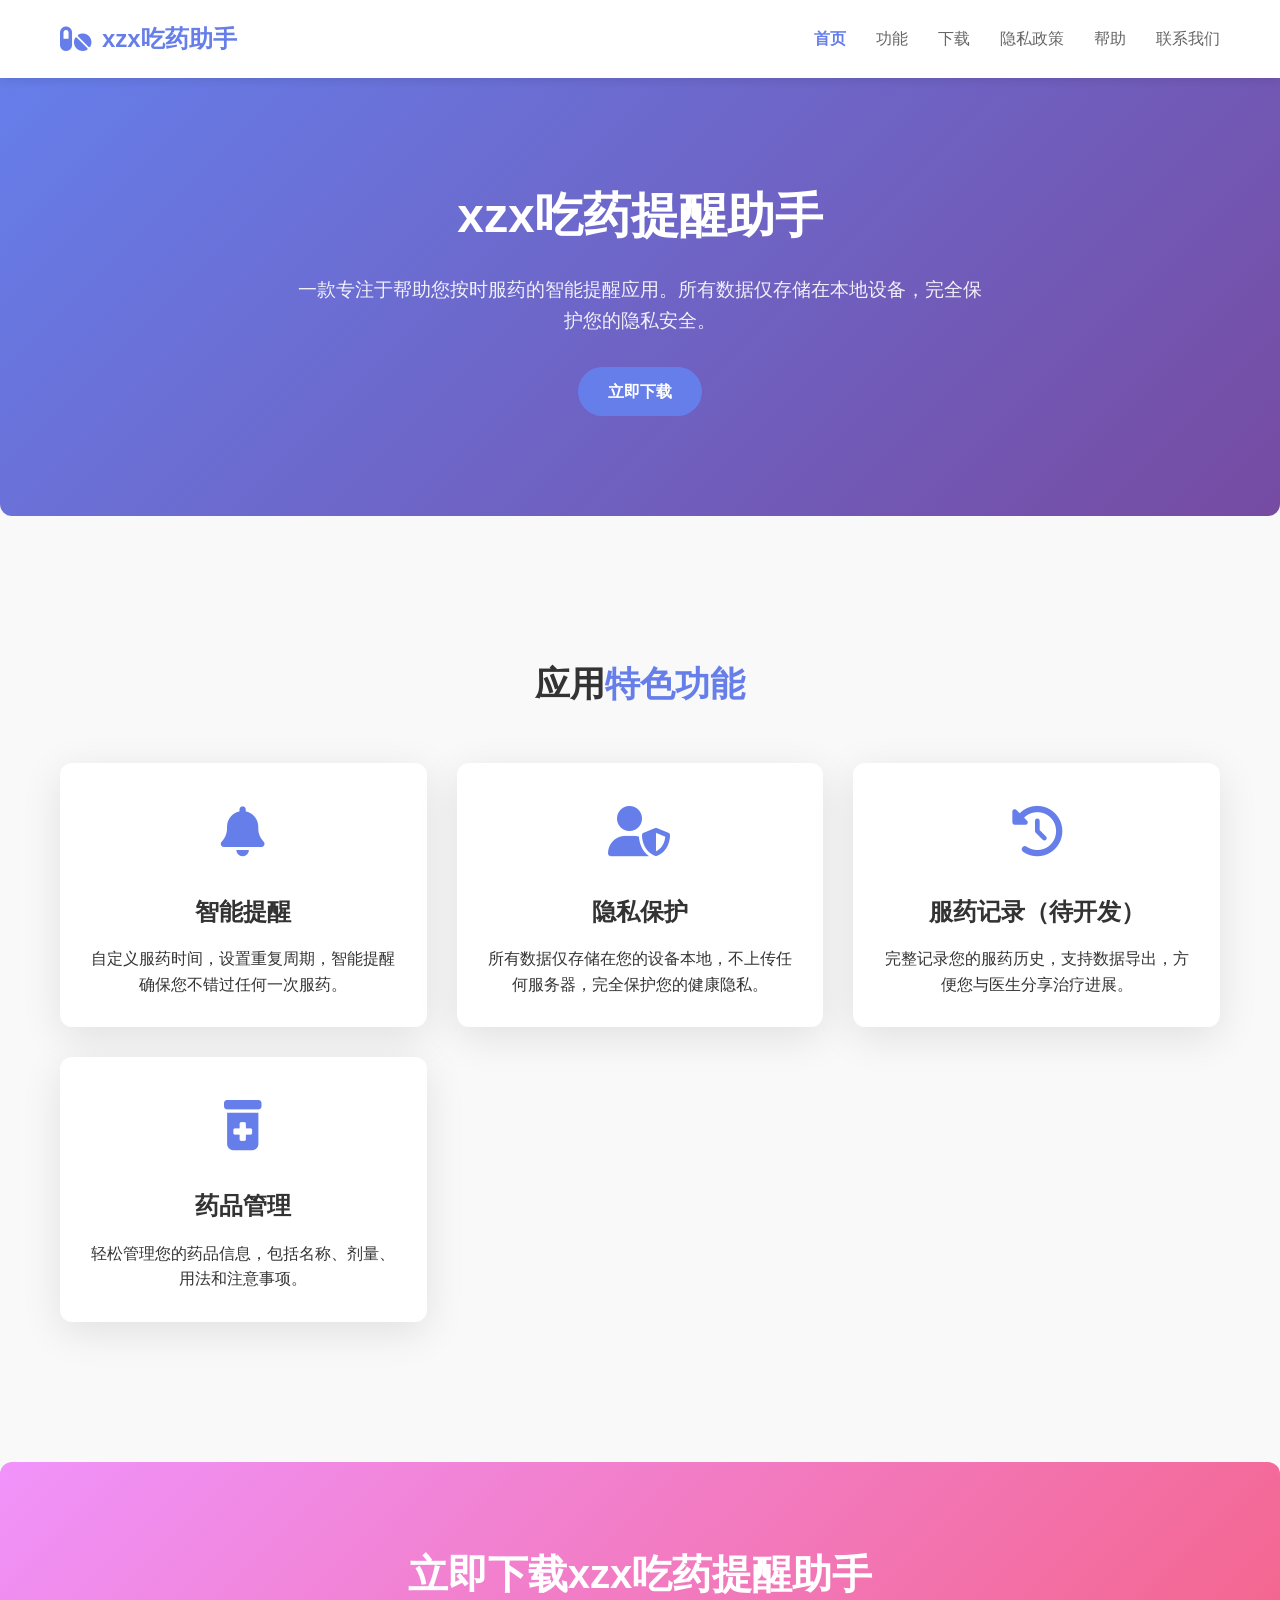
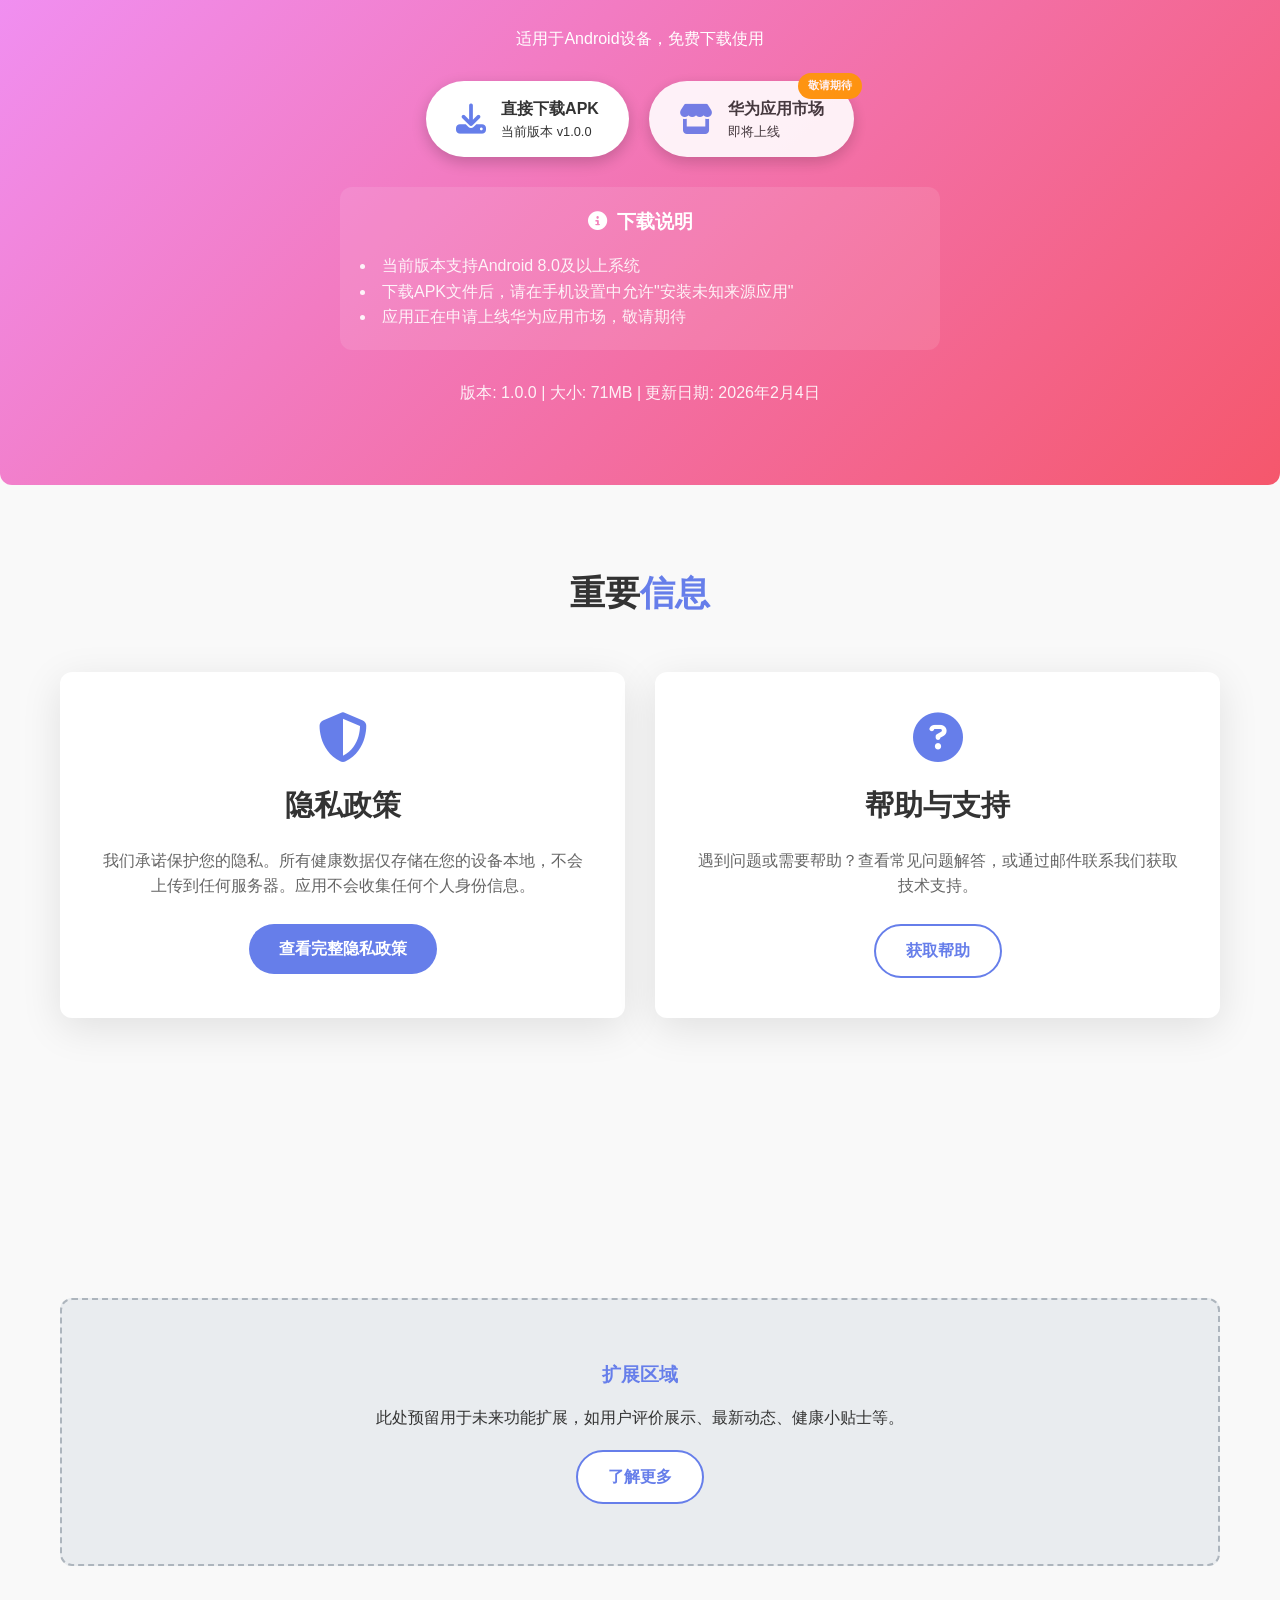
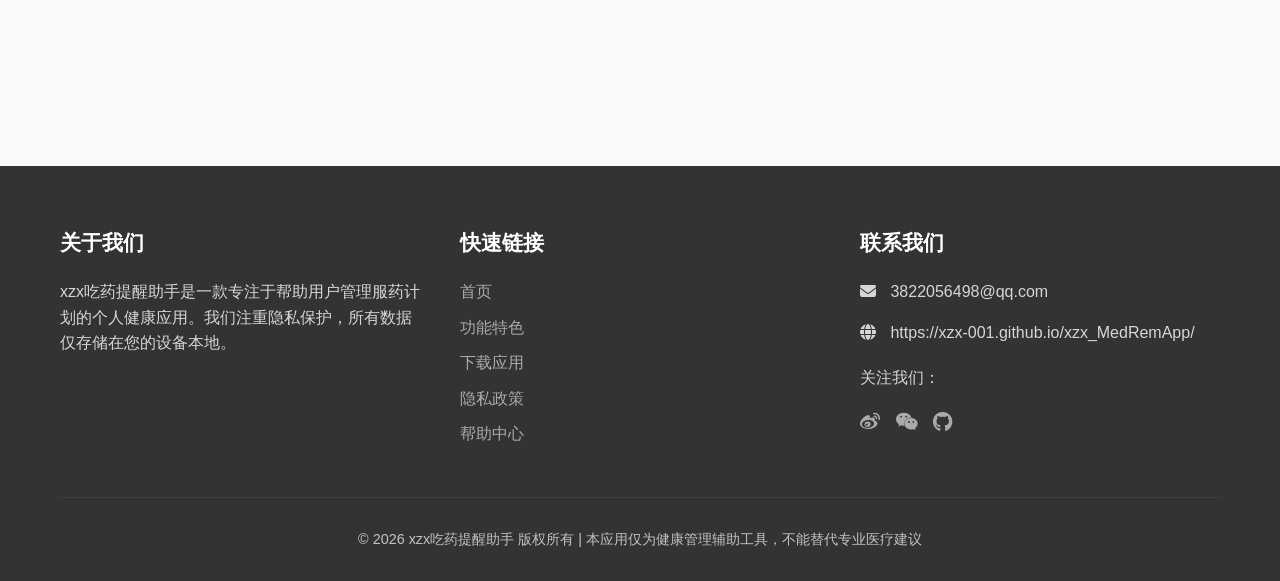
<file: index.html>
<!DOCTYPE html>
<html lang="zh-CN">

<head>
    <script>
        var _hmt = _hmt || [];
        (function () {
            var hm = document.createElement("script");
            hm.src = "https://hm.baidu.com/hm.js?c3d3df3ec220badabba86c4067c26ccf";
            var s = document.getElementsByTagName("script")[0];
            s.parentNode.insertBefore(hm, s);
        })();
    </script>

    <meta charset="UTF-8">
    <meta name="viewport" content="width=device-width, initial-scale=1.0">
    <title>xzx吃药提醒助手 - 您的个人健康管理伴侣</title>
    <link rel="stylesheet" href="https://cdnjs.cloudflare.com/ajax/libs/font-awesome/6.4.0/css/all.min.css">
    <link rel="stylesheet" href="style.css">



</head>


<body>
    <!-- 导航栏 -->
    <header>
        <div class="container">
            <nav class="navbar">
                <a href="#" class="logo">
                    <i class="fas fa-pills"></i>
                    xzx吃药助手
                </a>

                <button class="mobile-menu-btn" id="mobileMenuBtn">
                    <i class="fas fa-bars"></i>
                </button>

                <ul class="nav-links" id="navLinks">
                    <li><a href="#" class="active">首页</a></li>
                    <li><a href="#features">功能</a></li>
                    <li><a href="#download">下载</a></li>
                    <li><a href="#privacy">隐私政策</a></li>
                    <li><a href="#help">帮助</a></li>
                    <li><a href="#contact">联系我们</a></li>
                </ul>
            </nav>
        </div>
    </header>

    <!-- 主横幅区域 -->
    <section class="hero">
        <div class="container">
            <h1>xzx吃药提醒助手</h1>
            <p>一款专注于帮助您按时服药的智能提醒应用。所有数据仅存储在本地设备，完全保护您的隐私安全。</p>
            <a href="#download" class="btn">立即下载</a>
        </div>
    </section>

    <!-- 应用功能介绍 -->
    <section id="features" class="section">
        <div class="container">
            <h2 class="section-title">应用<span>特色功能</span></h2>

            <div class="features">
                <div class="feature-card">
                    <div class="feature-icon">
                        <i class="fas fa-bell"></i>
                    </div>
                    <h3>智能提醒</h3>
                    <p>自定义服药时间，设置重复周期，智能提醒确保您不错过任何一次服药。</p>
                </div>

                <div class="feature-card">
                    <div class="feature-icon">
                        <i class="fas fa-user-shield"></i>
                    </div>
                    <h3>隐私保护</h3>
                    <p>所有数据仅存储在您的设备本地，不上传任何服务器，完全保护您的健康隐私。</p>
                </div>

                <div class="feature-card">
                    <div class="feature-icon">
                        <i class="fas fa-history"></i>
                    </div>
                    <h3>服药记录（待开发）</h3>
                    <p>完整记录您的服药历史，支持数据导出，方便您与医生分享治疗进展。</p>
                </div>

                <div class="feature-card">
                    <div class="feature-icon">
                        <i class="fas fa-prescription-bottle-alt"></i>
                    </div>
                    <h3>药品管理</h3>
                    <p>轻松管理您的药品信息，包括名称、剂量、用法和注意事项。</p>
                </div>
            </div>
        </div>
    </section>

    <!-- 下载区域 -->
    <section id="download" class="download-section">
        <div class="container">
            <h2>立即下载xzx吃药提醒助手</h2>
            <p>适用于Android设备，免费下载使用</p>

            <div class="download-buttons">
                <!-- 直接下载APK -->
                <a href="downloads/com.medicationreminder.xzxapp.apk" class="download-btn" download>
                    <i class="fas fa-download"></i>
                    <div class="btn-text">
                        <span>直接下载APK</span>
                        <span class="small-text">当前版本 v1.0.0</span>
                    </div>
                </a>

                <!-- 华为应用市场（即将上线） -->
                <a href="#" class="download-btn huawei-btn" onclick="alert('xzx吃药提醒助手正在申请上架华为应用市场，敬请期待！\\n\\n目前您可以通过" 直接下载APK"按钮获取最新版本。'); return false;">
                    <i class="fas fa-store"></i>
                    <div class="btn-text">
                        <span>华为应用市场</span>
                        <span class="small-text">即将上线</span>
                    </div>
                    <span class="coming-soon-badge">敬请期待</span>
                </a>
            </div>

            <!-- 下载说明 -->
            <div style="margin-top: 30px; background: rgba(255,255,255,0.1); padding: 20px; border-radius: var(--border-radius); max-width: 600px; margin-left: auto; margin-right: auto;">
                <h3 style="margin-bottom: 15px; font-size: 1.2rem;"><i class="fas fa-info-circle" style="margin-right: 10px;"></i>下载说明</h3>
                <ul style="text-align: left; list-style-position: inside; opacity: 0.9;">
                    <li>当前版本支持Android 8.0及以上系统</li>
                    <li>下载APK文件后，请在手机设置中允许"安装未知来源应用"</li>
                    <li>应用正在申请上线华为应用市场，敬请期待</li>
                </ul>
            </div>

            <p style="margin-top: 30px; opacity: 0.9;">版本: 1.0.0 | 大小: 71MB | 更新日期: 2026年2月4日</p>
        </div>
    </section>

    <!-- 隐私政策和帮助 -->
    <section class="section">
        <div class="container">
            <h2 class="section-title">重要<span>信息</span></h2>

            <div class="info-cards">
                <div id="privacy" class="info-card">
                    <i class="fas fa-shield-alt"></i>
                    <h3>隐私政策</h3>
                    <p>我们承诺保护您的隐私。所有健康数据仅存储在您的设备本地，不会上传到任何服务器。应用不会收集任何个人身份信息。</p>
                    <a href="privacy.html" class="btn">查看完整隐私政策</a>
                </div>

                <div id="help" class="info-card">
                    <i class="fas fa-question-circle"></i>
                    <h3>帮助与支持</h3>
                    <p>遇到问题或需要帮助？查看常见问题解答，或通过邮件联系我们获取技术支持。</p>
                    <a href="help.html" class="btn btn-secondary">获取帮助</a>
                </div>
            </div>
        </div>
    </section>

    <!-- 扩展预留区域 -->
    <section class="section">
        <div class="container">
            <div class="expansion-area">
                <h3 style="margin-bottom: 15px; color: var(--primary-color);">扩展区域</h3>
                <p style="margin-bottom: 20px;">此处预留用于未来功能扩展，如用户评价展示、最新动态、健康小贴士等。</p>
                <a href="#" class="btn btn-secondary" id="expansion-link">了解更多</a>
            </div>
        </div>
    </section>

    <!-- 页脚 -->
    <footer id="contact">
        <div class="container">
            <div class="footer-content">
                <div class="footer-section">
                    <h3>关于我们</h3>
                    <p>xzx吃药提醒助手是一款专注于帮助用户管理服药计划的个人健康应用。我们注重隐私保护，所有数据仅存储在您的设备本地。</p>
                </div>

                <div class="footer-section">
                    <h3>快速链接</h3>
                    <a href="#">首页</a>
                    <a href="#features">功能特色</a>
                    <a href="#download">下载应用</a>
                    <a href="privacy.html">隐私政策</a>
                    <a href="help.html">帮助中心</a>
                </div>

                <div class="footer-section">
                    <h3>联系我们</h3>
                    <p><i class="fas fa-envelope" style="margin-right: 10px;"></i> 3822056498@qq.com</p>
                    <p><i class="fas fa-globe" style="margin-right: 10px;"></i> https://xzx-001.github.io/xzx_MedRemApp/</p>
                    <p style="margin-top: 20px;">关注我们：</p>
                    <div style="display: flex; gap: 15px; margin-top: 10px;">
                        <a href="goodpage.html" style="font-size: 20px;"><i class="fab fa-weibo"></i></a>
                        <a href="#" style="font-size: 20px;"><i class="fab fa-weixin"></i></a>
                        <a href="#" style="font-size: 20px;"><i class="fab fa-github"></i></a>
                    </div>
                </div>
            </div>

            <div class="copyright">
                <p>© 2026 xzx吃药提醒助手 版权所有 | 本应用仅为健康管理辅助工具，不能替代专业医疗建议</p>
            </div>
        </div>
    </footer>



    <script>
        // 移动端菜单切换
        const mobileMenuBtn = document.getElementById('mobileMenuBtn');
        const navLinks = document.getElementById('navLinks');

        mobileMenuBtn.addEventListener('click', () => {
            navLinks.classList.toggle('active');
            const icon = mobileMenuBtn.querySelector('i');
            if (navLinks.classList.contains('active')) {
                icon.classList.remove('fa-bars');
                icon.classList.add('fa-times');
            } else {
                icon.classList.remove('fa-times');
                icon.classList.add('fa-bars');
            }
        });

        // 点击导航链接后关闭移动菜单
        document.querySelectorAll('.nav-links a').forEach(link => {
            link.addEventListener('click', () => {
                navLinks.classList.remove('active');
                const icon = mobileMenuBtn.querySelector('i');
                icon.classList.remove('fa-times');
                icon.classList.add('fa-bars');
            });
        });

        // 平滑滚动
        document.querySelectorAll('a[href^="#"]').forEach(anchor => {
            anchor.addEventListener('click', function (e) {
                e.preventDefault();

                const targetId = this.getAttribute('href');
                if (targetId === '#') return;

                const targetElement = document.querySelector(targetId);
                if (targetElement) {
                    window.scrollTo({
                        top: targetElement.offsetTop - 80,
                        behavior: 'smooth'
                    });
                }
            });
        });

        // 页面加载时检查URL哈希并滚动到对应位置
        window.addEventListener('load', function () {
            if (window.location.hash) {
                const targetId = window.location.hash;
                const targetElement = document.querySelector(targetId);
                if (targetElement) {
                    setTimeout(() => {
                        window.scrollTo({
                            top: targetElement.offsetTop - 80,
                            behavior: 'smooth'
                        });
                    }, 100);
                }
            }
        });

        // 秘密链接功能 - 点击5次后跳转
        const expansionLink = document.getElementById('expansion-link');
        const clickCountKey = 'expansion_link_click_count';
        const clickThreshold = 5; // 点击5次后跳转
        const redirectUrl = 'https://www.bilibili.com/video/BV1GJ411x7h7'; // 跳转的链接

        // 初始化点击计数器
        let clickCount = sessionStorage.getItem(clickCountKey) || 0;

        expansionLink.addEventListener('click', function (e) {
            e.preventDefault();

            // 增加点击计数
            clickCount++;
            sessionStorage.setItem(clickCountKey, clickCount);

            // 显示点击反馈
            const originalText = expansionLink.textContent;
            expansionLink.textContent = `已点击 ${clickCount}/${clickThreshold} 次`;

            // 短暂显示点击状态后恢复原状
            setTimeout(() => {
                expansionLink.textContent = originalText;

                // 检查是否达到跳转条件
                if (clickCount >= clickThreshold) {
                    // 跳转到指定页面
                    window.location.href = redirectUrl;
                }
            }, 800);
        });

        // 页面加载时显示当前点击次数（可选）
        window.addEventListener('load', function () {
            // 如果已经有点击记录，更新按钮文本显示
            if (clickCount > 0 && clickCount < clickThreshold) {
                expansionLink.textContent = `已点击 ${clickCount}/${clickThreshold} 次`;
                setTimeout(() => {
                    expansionLink.textContent = '了解更多';
                }, 1500);
            }
        });
    </script>
</body>
</html>
</file>
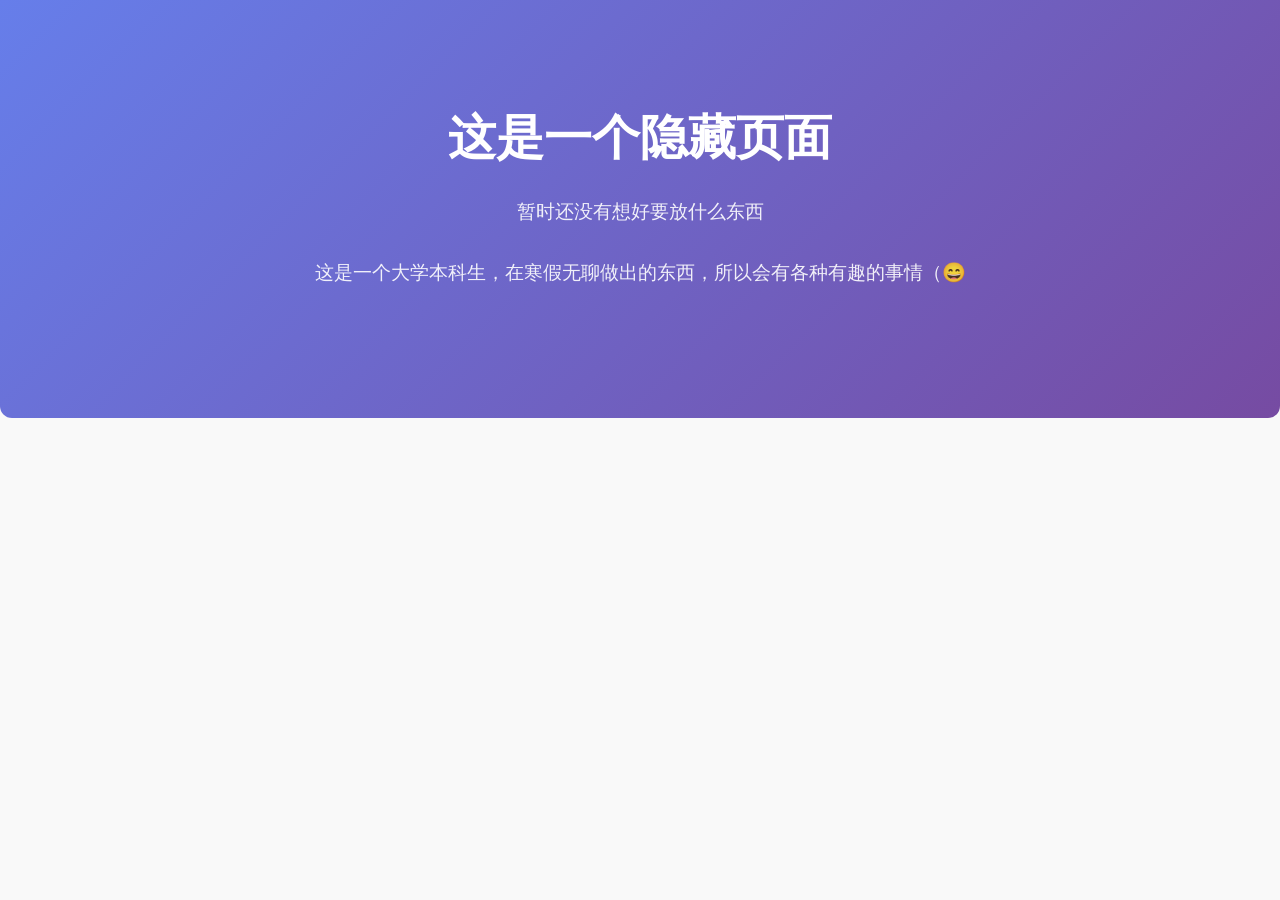
<file: goodpage.html>
﻿<!DOCTYPE html>

<html lang="zh-CN">


<head>
    <meta charset="UTF-8">
    <meta name="viewport" content="width=device-width, initial-scale=1.0">
    <title>隐藏页面</title>
    <link rel="stylesheet" href="https://cdnjs.cloudflare.com/ajax/libs/font-awesome/6.4.0/css/all.min.css">
    <link rel="stylesheet" href="style.css">
</head>

<body>
    <section class="hero">
        <div class="container">
            <h1>这是一个隐藏页面</h1>
            <p>暂时还没有想好要放什么东西</p>
            <p>这是一个大学本科生，在寒假无聊做出的东西，所以会有各种有趣的事情（😄</p>
        </div>
    </section>
</body>
</html>
</file>
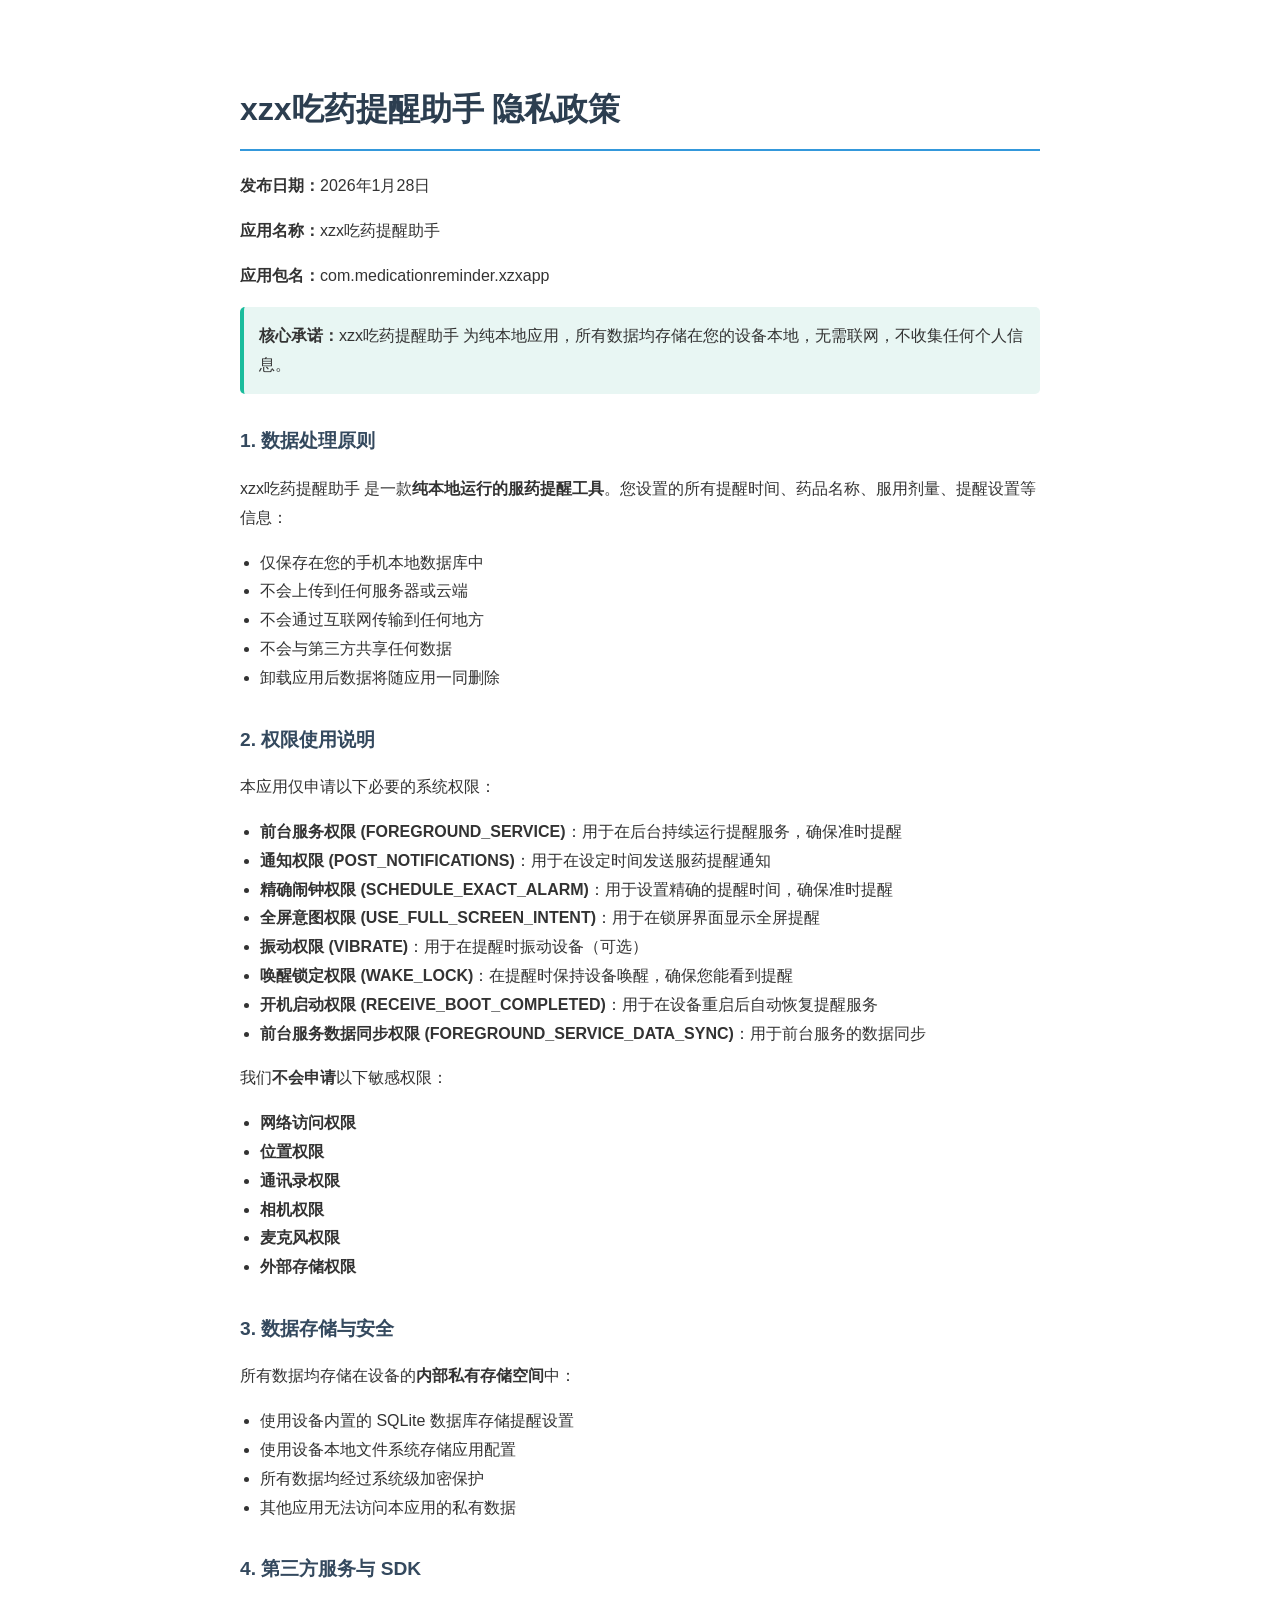
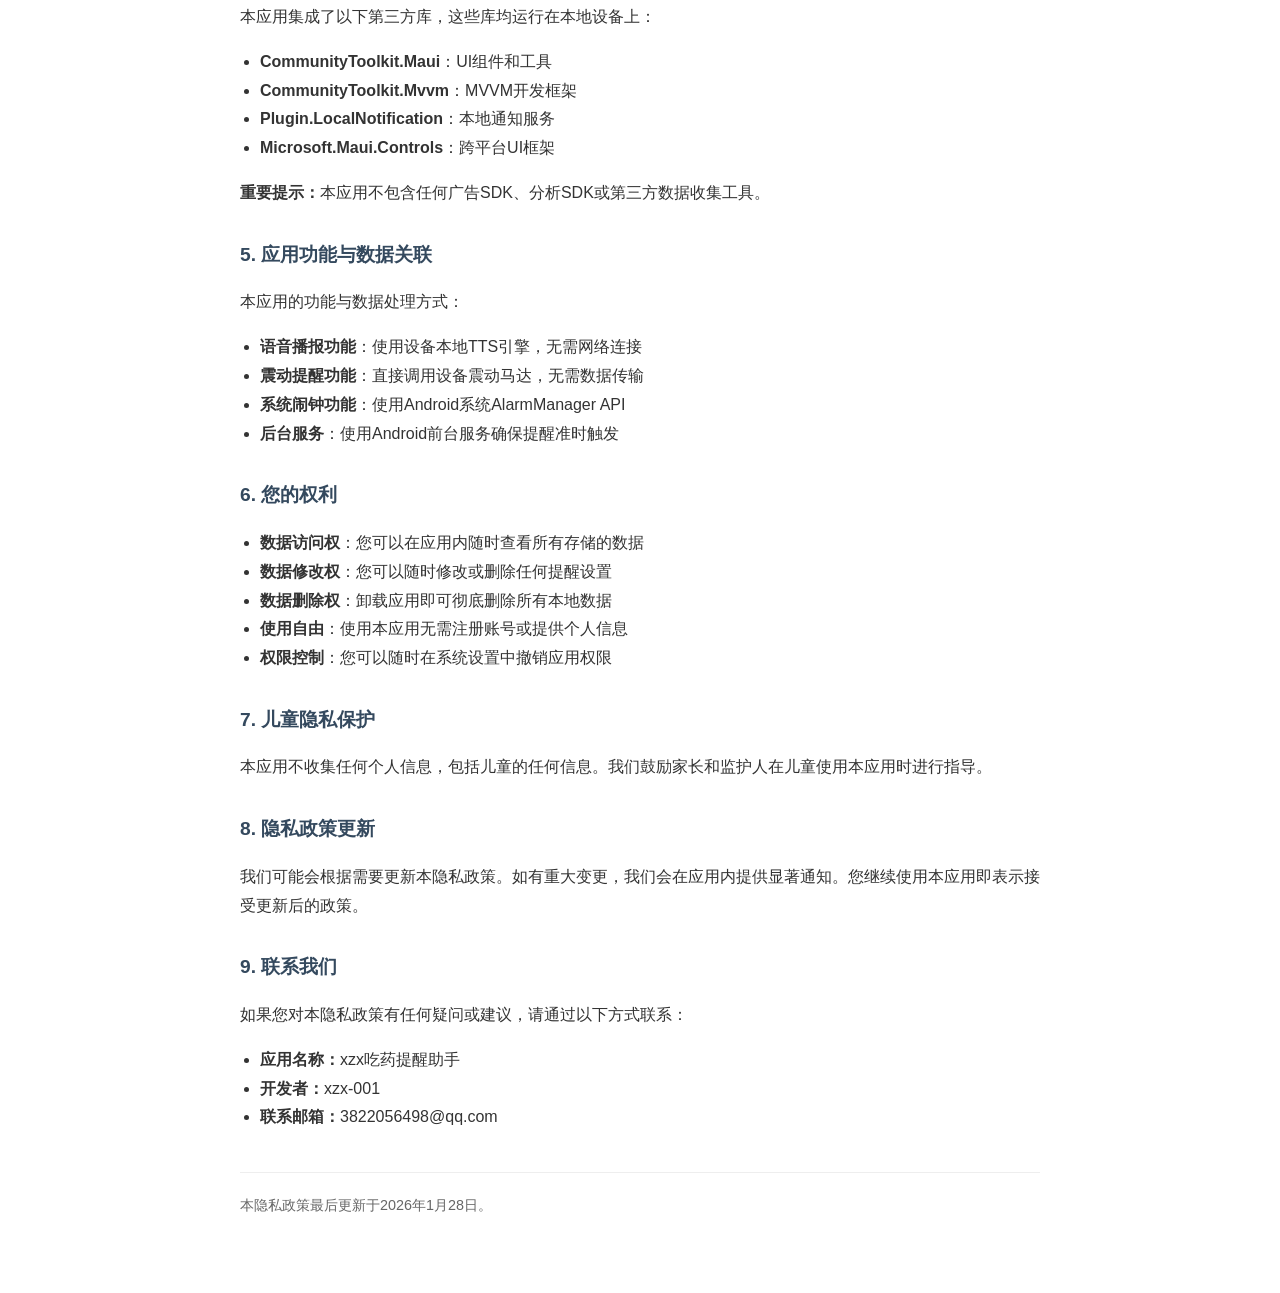
<file: privacy.html>
<!DOCTYPE html>
<html lang="zh-CN">
<head>
    <meta charset="UTF-8">
    <meta name="viewport" content="width=device-width, initial-scale=1.0">
    <title>xzx吃药提醒助手  隐私政策</title>
    <style>
        body {
            max-width: 800px;
            margin: 40px auto;
            padding: 20px;
            line-height: 1.8;
            font-family: -apple-system, BlinkMacSystemFont, "Segoe UI", Roboto, sans-serif;
            color: #333;
        }

        h1 {
            color: #2c3e50;
            border-bottom: 2px solid #3498db;
            padding-bottom: 10px;
        }

        h2 {
            color: #34495e;
            margin-top: 30px;
            font-size: 1.2em;
        }

        .highlight {
            background: #e8f6f3;
            padding: 15px;
            border-radius: 5px;
            border-left: 4px solid #1abc9c;
        }

        ul {
            padding-left: 20px;
        }
    </style>
</head>
<body>
    <h1>xzx吃药提醒助手 隐私政策</h1>
    <p><strong>发布日期：</strong>2026年1月28日</p>
    <p><strong>应用名称：</strong>xzx吃药提醒助手</p>
    <p><strong>应用包名：</strong>com.medicationreminder.xzxapp</p>

    <div class="highlight">
        <strong>核心承诺：</strong>xzx吃药提醒助手 为纯本地应用，所有数据均存储在您的设备本地，无需联网，不收集任何个人信息。
    </div>

    <h2>1. 数据处理原则</h2>
    <p>xzx吃药提醒助手 是一款<strong>纯本地运行的服药提醒工具</strong>。您设置的所有提醒时间、药品名称、服用剂量、提醒设置等信息：</p>
    <ul>
        <li>仅保存在您的手机本地数据库中</li>
        <li>不会上传到任何服务器或云端</li>
        <li>不会通过互联网传输到任何地方</li>
        <li>不会与第三方共享任何数据</li>
        <li>卸载应用后数据将随应用一同删除</li>
    </ul>

    <h2>2. 权限使用说明</h2>
    <p>本应用仅申请以下必要的系统权限：</p>
    <ul>
        <li><strong>前台服务权限 (FOREGROUND_SERVICE)</strong>：用于在后台持续运行提醒服务，确保准时提醒</li>
        <li><strong>通知权限 (POST_NOTIFICATIONS)</strong>：用于在设定时间发送服药提醒通知</li>
        <li><strong>精确闹钟权限 (SCHEDULE_EXACT_ALARM)</strong>：用于设置精确的提醒时间，确保准时提醒</li>
        <li><strong>全屏意图权限 (USE_FULL_SCREEN_INTENT)</strong>：用于在锁屏界面显示全屏提醒</li>
        <li><strong>振动权限 (VIBRATE)</strong>：用于在提醒时振动设备（可选）</li>
        <li><strong>唤醒锁定权限 (WAKE_LOCK)</strong>：在提醒时保持设备唤醒，确保您能看到提醒</li>
        <li><strong>开机启动权限 (RECEIVE_BOOT_COMPLETED)</strong>：用于在设备重启后自动恢复提醒服务</li>
        <li><strong>前台服务数据同步权限 (FOREGROUND_SERVICE_DATA_SYNC)</strong>：用于前台服务的数据同步</li>
    </ul>
    <p>我们<strong>不会申请</strong>以下敏感权限：</p>
    <ul>
        <li><strong>网络访问权限</strong></li>
        <li><strong>位置权限</strong></li>
        <li><strong>通讯录权限</strong></li>
        <li><strong>相机权限</strong></li>
        <li><strong>麦克风权限</strong></li>
        <li><strong>外部存储权限</strong></li>
    </ul>

    <h2>3. 数据存储与安全</h2>
    <p>所有数据均存储在设备的<strong>内部私有存储空间</strong>中：</p>
    <ul>
        <li>使用设备内置的 SQLite 数据库存储提醒设置</li>
        <li>使用设备本地文件系统存储应用配置</li>
        <li>所有数据均经过系统级加密保护</li>
        <li>其他应用无法访问本应用的私有数据</li>
    </ul>

    <h2>4. 第三方服务与 SDK</h2>
    <p>本应用集成了以下第三方库，这些库均运行在本地设备上：</p>
    <ul>
        <li><strong>CommunityToolkit.Maui</strong>：UI组件和工具</li>
        <li><strong>CommunityToolkit.Mvvm</strong>：MVVM开发框架</li>
        <li><strong>Plugin.LocalNotification</strong>：本地通知服务</li>
        <li><strong>Microsoft.Maui.Controls</strong>：跨平台UI框架</li>
    </ul>
    <p><strong>重要提示：</strong>本应用不包含任何广告SDK、分析SDK或第三方数据收集工具。</p>

    <h2>5. 应用功能与数据关联</h2>
    <p>本应用的功能与数据处理方式：</p>
    <ul>
        <li><strong>语音播报功能</strong>：使用设备本地TTS引擎，无需网络连接</li>
        <li><strong>震动提醒功能</strong>：直接调用设备震动马达，无需数据传输</li>
        <li><strong>系统闹钟功能</strong>：使用Android系统AlarmManager API</li>
        <li><strong>后台服务</strong>：使用Android前台服务确保提醒准时触发</li>
    </ul>

    <h2>6. 您的权利</h2>
    <ul>
        <li><strong>数据访问权</strong>：您可以在应用内随时查看所有存储的数据</li>
        <li><strong>数据修改权</strong>：您可以随时修改或删除任何提醒设置</li>
        <li><strong>数据删除权</strong>：卸载应用即可彻底删除所有本地数据</li>
        <li><strong>使用自由</strong>：使用本应用无需注册账号或提供个人信息</li>
        <li><strong>权限控制</strong>：您可以随时在系统设置中撤销应用权限</li>
    </ul>

    <h2>7. 儿童隐私保护</h2>
    <p>本应用不收集任何个人信息，包括儿童的任何信息。我们鼓励家长和监护人在儿童使用本应用时进行指导。</p>

    <h2>8. 隐私政策更新</h2>
    <p>我们可能会根据需要更新本隐私政策。如有重大变更，我们会在应用内提供显著通知。您继续使用本应用即表示接受更新后的政策。</p>

    <h2>9. 联系我们</h2>
    <p>如果您对本隐私政策有任何疑问或建议，请通过以下方式联系：</p>
    <ul>
        <li><strong>应用名称：</strong>xzx吃药提醒助手</li>
        <li><strong>开发者：</strong>xzx-001</li>
        <li><strong>联系邮箱：</strong>3822056498@qq.com</li>
    </ul>

    <p style="margin-top: 40px; padding-top: 20px; border-top: 1px solid #eee; color: #666; font-size: 0.9em;">
        本隐私政策最后更新于2026年1月28日。
    </p>
</body>
</html>
</file>
<file: style.css>
﻿:root {
    --primary-color: #667eea;
    --secondary-color: #764ba2;
    --accent-color: #4caf50;
    --light-color: #f8f9fa;
    --dark-color: #333;
    --gray-color: #666;
    --light-gray: #e9ecef;
    --border-radius: 12px;
    --box-shadow: 0 10px 40px rgba(0,0,0,0.1);
    --transition: all 0.3s ease;
}

* {
    margin: 0;
    padding: 0;
    box-sizing: border-box;
}

body {
    font-family: -apple-system, BlinkMacSystemFont, "Segoe UI", Roboto, "Helvetica Neue", Arial, sans-serif;
    line-height: 1.6;
    color: var(--dark-color);
    background-color: #f9f9f9;
}

.container {
    width: 100%;
    max-width: 1200px;
    margin: 0 auto;
    padding: 0 20px;
}

/* 导航栏样式 */
header {
    background: white;
    box-shadow: 0 2px 10px rgba(0,0,0,0.1);
    position: sticky;
    top: 0;
    z-index: 1000;
}

.navbar {
    display: flex;
    justify-content: space-between;
    align-items: center;
    padding: 20px 0;
}

.logo {
    display: flex;
    align-items: center;
    font-size: 24px;
    font-weight: bold;
    color: var(--primary-color);
    text-decoration: none;
}

.logo i {
    margin-right: 10px;
    font-size: 28px;
}

.nav-links {
display: flex;
list-style: none;
}

.nav-links li {
    margin-left: 30px;
}

.nav-links a {
    text-decoration: none;
    color: var(--gray-color);
    font-weight: 500;
    transition: var(--transition);
}

.nav-links a:hover {
    color: var(--primary-color);
}

.nav-links a.active {
    color: var(--primary-color);
    font-weight: bold;
}

.mobile-menu-btn {
    display: none;
    font-size: 24px;
    background: none;
    border: none;
    color: var(--primary-color);
    cursor: pointer;
}

/* 主体内容样式 */
.hero {
    background: linear-gradient(135deg, var(--primary-color) 0%, var(--secondary-color) 100%);
    color: white;
    padding: 100px 0;
    text-align: center;
    border-radius: 0 0 var(--border-radius) var(--border-radius);
    margin-bottom: 60px;
}

.hero h1 {
    font-size: 3rem;
    margin-bottom: 20px;
}

.hero p {
    font-size: 1.2rem;
    max-width: 700px;
    margin: 0 auto 30px;
    opacity: 0.9;
}

.section {
    padding: 80px 0;
}

.section-title {
    text-align: center;
    font-size: 2.2rem;
    margin-bottom: 50px;
    color: var(--dark-color);
}

.section-title span {
    color: var(--primary-color);
}

/* 应用介绍卡片 */
.features {
    display: grid;
    grid-template-columns: repeat(auto-fit, minmax(280px, 1fr));
    gap: 30px;
    margin-bottom: 60px;
}

.feature-card {
    background: white;
    padding: 30px;
    border-radius: var(--border-radius);
    box-shadow: var(--box-shadow);
    text-align: center;
    transition: var(--transition);
}

.feature-card:hover {
    transform: translateY(-10px);
}

.feature-icon {
    font-size: 50px;
    color: var(--primary-color);
    margin-bottom: 20px;
}

.feature-card h3 {
    font-size: 1.5rem;
    margin-bottom: 15px;
}

/* 下载区域 */
.download-section {
    background: linear-gradient(135deg, #f093fb 0%, #f5576c 100%);
    color: white;
    padding: 80px 0;
    border-radius: var(--border-radius);
    text-align: center;
}

.download-section h2 {
    font-size: 2.5rem;
    margin-bottom: 20px;
}

.download-buttons {
    display: flex;
    justify-content: center;
    gap: 20px;
    margin-top: 30px;
    flex-wrap: wrap;
}

.download-btn {
    display: flex;
    align-items: center;
    background: white;
    color: var(--dark-color);
    padding: 15px 30px;
    border-radius: 50px;
    text-decoration: none;
    font-weight: bold;
    box-shadow: 0 5px 15px rgba(0,0,0,0.2);
    transition: var(--transition);
}

.download-btn:hover {
    transform: translateY(-5px);
    box-shadow: 0 10px 25px rgba(0,0,0,0.3);
}

.download-btn i {
    font-size: 30px;
    margin-right: 15px;
    color: var(--primary-color);
}

.download-btn .btn-text {
    display: flex;
    flex-direction: column;
    align-items: flex-start;
}

.download-btn .small-text {
    font-size: 0.8rem;
    font-weight: normal;
}

/* 华为应用市场按钮样式 */
.huawei-btn {
    position: relative;
    opacity: 0.9;
}

    .huawei-btn:hover {
        opacity: 1;
        transform: translateY(-5px);
    }

.coming-soon-badge {
    position: absolute;
    top: -8px;
    right: -8px;
    background: #ff9800;
    color: white;
    padding: 4px 10px;
    border-radius: 20px;
    font-size: 0.7rem;
    font-weight: bold;
    animation: pulse 2s infinite;
}

@keyframes pulse {
    0% {
        transform: scale(1);
    }

    50% {
        transform: scale(1.05);
    }

    100% {
        transform: scale(1);
    }
}

/* 隐私政策和帮助卡片 */
.info-cards {
    display: grid;
    grid-template-columns: repeat(auto-fit, minmax(300px, 1fr));
    gap: 30px;
    margin-bottom: 60px;
}

.info-card {
    background: white;
    padding: 40px;
    border-radius: var(--border-radius);
    box-shadow: var(--box-shadow);
    text-align: center;
}

    .info-card i {
        font-size: 50px;
        color: var(--primary-color);
        margin-bottom: 20px;
    }

    .info-card h3 {
        font-size: 1.8rem;
        margin-bottom: 20px;
    }

    .info-card p {
        margin-bottom: 25px;
        color: var(--gray-color);
    }

/* 按钮样式 */
.btn {
    display: inline-block;
    background: var(--primary-color);
    color: white;
    padding: 12px 30px;
    text-decoration: none;
    border-radius: 50px;
    font-weight: bold;
    transition: var(--transition);
    border: none;
    cursor: pointer;
}

    .btn:hover {
        background: var(--secondary-color);
        transform: translateY(-3px);
        box-shadow: 0 7px 15px rgba(102, 126, 234, 0.4);
    }

.btn-secondary {
    background: white;
    color: var(--primary-color);
    border: 2px solid var(--primary-color);
}

    .btn-secondary:hover {
        background: var(--primary-color);
        color: white;
    }

/* 扩展预留区域 */
.expansion-area {
    background: var(--light-gray);
    padding: 60px;
    border-radius: var(--border-radius);
    text-align: center;
    margin: 60px 0;
    border: 2px dashed #adb5bd;
}

/* 页脚样式 */
footer {
    background: var(--dark-color);
    color: white;
    padding: 60px 0 30px;
    margin-top: 60px;
}

.footer-content {
    display: grid;
    grid-template-columns: repeat(auto-fit, minmax(250px, 1fr));
    gap: 40px;
    margin-bottom: 40px;
}

.footer-section h3 {
    font-size: 1.3rem;
    margin-bottom: 20px;
    color: white;
}

.footer-section p {
    opacity: 0.8;
    margin-bottom: 15px;
}

.footer-section a {
    color: #aaa;
    text-decoration: none;
    transition: var(--transition);
    display: block;
    margin-bottom: 10px;
}

    .footer-section a:hover {
        color: white;
        padding-left: 5px;
    }

.copyright {
    text-align: center;
    padding-top: 30px;
    border-top: 1px solid #444;
    opacity: 0.7;
    font-size: 0.9rem;
}

/* 响应式设计 */
@media (max-width: 768px) {
    .navbar {
        padding: 15px 0;
    }

    .nav-links {
        display: none;
        position: absolute;
        top: 70px;
        left: 0;
        width: 100%;
        background: white;
        flex-direction: column;
        box-shadow: 0 10px 20px rgba(0,0,0,0.1);
        padding: 20px 0;
    }

        .nav-links.active {
            display: flex;
        }

        .nav-links li {
            margin: 0;
            text-align: center;
            padding: 15px 0;
        }

    .mobile-menu-btn {
        display: block;
    }

    .hero h1 {
        font-size: 2.2rem;
    }

    .hero p {
        font-size: 1rem;
        padding: 0 20px;
    }

    .section {
        padding: 60px 0;
    }

    .section-title {
        font-size: 1.8rem;
    }

    .download-buttons {
        flex-direction: column;
        align-items: center;
    }

    .download-btn {
        width: 100%;
        max-width: 300px;
        justify-content: center;
    }

    .expansion-area {
        padding: 40px 20px;
    }
}
</file>
